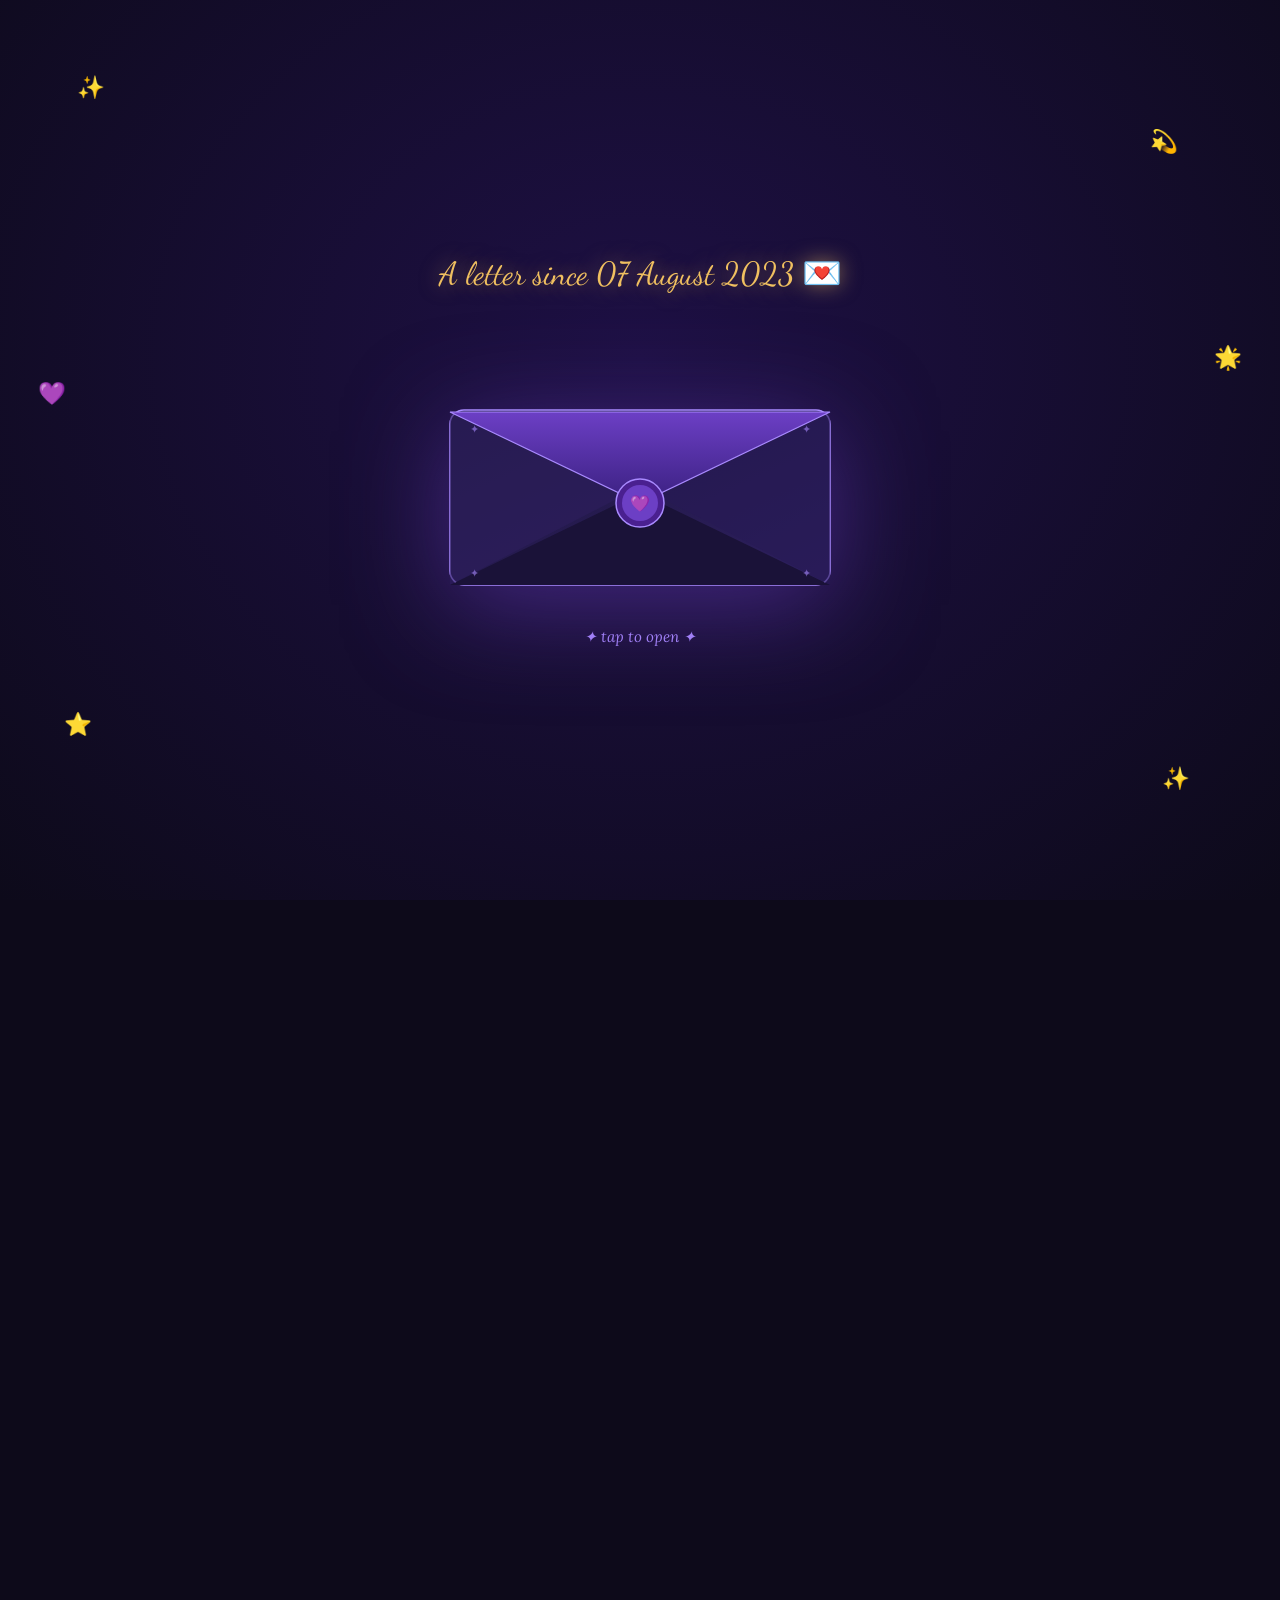
<file: index.html>
<!DOCTYPE html>
<html lang="en">
<head>
  <meta charset="UTF-8"/>
  <meta name="viewport" content="width=device-width, initial-scale=1.0"/>
  <title>For Nitisha 💫</title>
  <link href="https://fonts.googleapis.com/css2?family=Playfair+Display:ital,wght@0,400;0,700;0,900;1,400;1,700&family=Lora:ital,wght@0,400;0,500;1,400&family=Dancing+Script:wght@600;700&display=swap" rel="stylesheet"/>
  <link rel="stylesheet" href="style.css"/>
</head>
<body>

<!-- STAR CANVAS -->
<canvas id="starfield"></canvas>

<!-- SHOOTING STARS -->
<div class="shoot" style="top:10%;left:5%;animation-duration:6s;animation-delay:1s;"></div>
<div class="shoot" style="top:25%;left:20%;animation-duration:8s;animation-delay:4s;"></div>
<div class="shoot" style="top:5%;left:50%;animation-duration:7s;animation-delay:7s;"></div>

<!-- ══ ENVELOPE OVERLAY ══ -->
<div id="env-overlay">
  <span class="sp" style="top:8%;left:6%;animation-delay:0s">✨</span>
  <span class="sp" style="top:14%;right:8%;animation-delay:0.7s">💫</span>
  <span class="sp" style="bottom:18%;left:5%;animation-delay:1.2s">⭐</span>
  <span class="sp" style="bottom:12%;right:7%;animation-delay:0.4s">✨</span>
  <span class="sp" style="top:42%;left:3%;animation-delay:1.8s">💜</span>
  <span class="sp" style="top:38%;right:3%;animation-delay:1s">🌟</span>

  <p class="env-title">A letter since 07 August 2023 💌</p>

  <div class="env-wrap" id="envWrap" onclick="openEnvelope()">
    <div class="env-peek" id="envPeek">
      <div class="pk-to">For,</div>
      <div class="pk-name">Nitisha 💫</div>
      <div class="pk-h">✨ 💜 ✨</div>
    </div>

    <svg class="env-svg" viewBox="0 0 400 270" xmlns="http://www.w3.org/2000/svg">
      <defs>
        <linearGradient id="eBody" x1="0%" y1="0%" x2="100%" y2="100%">
          <stop offset="0%" style="stop-color:#1e1640"/>
          <stop offset="100%" style="stop-color:#2d1f5e"/>
        </linearGradient>
        <linearGradient id="eFlap" x1="0%" y1="0%" x2="0%" y2="100%">
          <stop offset="0%" style="stop-color:#6c3fc5"/>
          <stop offset="100%" style="stop-color:#3a2080"/>
        </linearGradient>
      </defs>
      <!-- body -->
      <rect x="10" y="85" width="380" height="175" rx="14" fill="url(#eBody)" stroke="#a98aff" stroke-width="1.5"/>
      <!-- side triangles -->
      <polygon points="10,260 200,162 10,85" fill="#2d1f5e" opacity="0.6"/>
      <polygon points="390,260 200,162 390,85" fill="#271a55" opacity="0.6"/>
      <!-- bottom V -->
      <polygon points="10,260 200,168 390,260" fill="#1a1238"/>
      <!-- flap -->
      <polygon class="env-flap" points="10,87 200,178 390,87" fill="url(#eFlap)" stroke="#a98aff" stroke-width="1.2"/>
      <!-- wax seal -->
      <circle cx="200" cy="178" r="24" fill="#4a2090" stroke="#a98aff" stroke-width="1.5"/>
      <circle cx="200" cy="178" r="18" fill="#6c3fc5"/>
      <text x="200" y="184" text-anchor="middle" fill="#ffe9a0" font-size="16" font-family="serif">💜</text>
      <!-- corner stars -->
      <text x="30"  y="108" fill="#a98aff" font-size="11" opacity="0.6">✦</text>
      <text x="362" y="108" fill="#a98aff" font-size="11" opacity="0.6">✦</text>
      <text x="30"  y="252" fill="#a98aff" font-size="11" opacity="0.6">✦</text>
      <text x="362" y="252" fill="#a98aff" font-size="11" opacity="0.6">✦</text>
    </svg>
  </div>

  <p class="tap-hint" id="tapHint">✦ tap to open ✦</p>
</div>

<!-- ══ MAIN CONTENT ══ -->
<div id="main">

  <!-- HERO -->
  <section class="hero">
    <div class="hero-badge">✦ met 07 aug 2023 · telegram → snapchat → instagram ✦</div>
    <h1 class="hero-title">
      My Universe,<br/>
      <span class="gold">Nitisha</span>
    </h1>
    <p class="hero-sub">telegram · snapchat · instagram · forever</p>

    <div class="frame-wrap">
      <div class="photo-ring">
        <img src="img.jpg" alt="Nitisha"/>
      </div>
      <span class="fdeco tl">💫</span>
      <span class="fdeco tr">✨</span>
      <span class="fdeco bl">💜</span>
      <span class="fdeco br">⭐</span>
    </div>
  </section>

  <!-- JOURNEY TIMELINE -->
  <section class="journey">
    <div class="journey-label">✦ How we found each other ✦</div>
    <div class="timeline">

      <div class="t-step">
        <div class="t-card">
          <span class="app-icon">✈️</span>
          <h3>Telegram — 07 Aug 2023</h3>
          <p>Where it all began — August 7th, 2023. A stranger's username, a first message, and something about it just felt different. Two people, one chat, and the universe quietly smiling.</p>
        </div>
        <div class="t-dot">1</div>
        <div style="flex:1"></div>
      </div>

      <div class="arrow-down">↓</div>

      <div class="t-step">
        <div style="flex:1"></div>
        <div class="t-dot">2</div>
        <div class="t-card">
          <span class="app-icon">👻</span>
          <h3>We Moved to Snapchat</h3>
          <p>The streaks, the snaps, the little moments — we carried the friendship forward. Every notification was a reminder that this connection was growing into something real.</p>
        </div>
      </div>

      <div class="arrow-down">↓</div>

      <div class="t-step">
        <div class="t-card">
          <span class="app-icon">📸</span>
          <h3>Then Came Instagram</h3>
          <p>And finally, Instagram — where the world could see us. The friendship found its forever address, one app at a time.</p>
        </div>
        <div class="t-dot">3</div>
        <div style="flex:1"></div>
      </div>

      <div class="arrow-down">↓</div>

      <div class="t-step">
        <div style="flex:1"></div>
        <div class="t-dot">♾</div>
        <div class="t-card">
          <span class="app-icon">💜</span>
          <h3>Now — Beyond Every App</h3>
          <p>No platform needed. You're not just a contact. You're my person — and that lives somewhere no app can hold, somewhere only the heart knows.</p>
        </div>
      </div>

    </div>
  </section>

  <!-- LETTER -->
  <section class="letter-section">
    <div class="letter-card">
      <div class="letter-ornament">"</div>
      <span class="letter-tag">~ a letter written across three apps and one heart ~</span>
      <h2 class="letter-heading">To the girl who found me<br/><span>in all the right places</span></h2>
      <div class="letter-body">
        <p>
          It started on <span class="hl">Telegram, August 7th, 2023</span> — the most unlikely place, the most ordinary moment, and somehow the most extraordinary beginning. You were a stranger on the other side of a screen and I remember thinking, there's something about this person. Something warm, something real, something that made me want to keep talking. And so we did. Long messages, random thoughts, 2am conversations about nothing and everything all at once. Telegram was just the door, but you were the reason I walked through it.
        </p>
        <p>
          Then we found our way to <span class="hl">Snapchat</span> — and the friendship grew its own heartbeat. Streaks became rituals. Snaps became little love letters. The silly ones, the random ones, the "look at this and think of you" ones. You showed up every single day without ever making it feel like an obligation. That's when I knew — this wasn't just a fun internet friendship. This was the real thing. You were the real thing.
        </p>
        <p>
          And then came <span class="hl">Instagram</span> — and I think the universe exhaled. Like it had been holding its breath waiting for us to arrive here, waiting for the official chapter to begin. On Instagram we could see each other's worlds more fully — the photos, the reels, the aesthetic little corners of our lives. But more than the feed and the stories, what I remember most is how easy it was to love who you are. Publicly. Loudly. Without any hesitation.
        </p>
        <p>
          Because here's what I've learned across every app, every message, every voice note — <span class="hl">Nitisha, you are one of those rare people</span> who makes the world around them softer just by being in it. You carry so much warmth in the simplest things — a reply at the right moment, a laugh that happens miles away but still fills a room, a way of caring that asks nothing in return. I've never once had to explain myself fully to you. You just get it. You just get me.
        </p>
        <p>
          From Telegram to Snapchat to Instagram — from a stranger to a best friend to someone I genuinely cannot imagine this life without. You have been one of the most beautiful surprises this universe has given me, and I say that with my whole heart. The apps change. The platforms update. But the way I feel about you? That doesn't need WiFi. That doesn't need a notification. That just is — constant, steady, and completely full of love.
        </p>
        <p>
          I love you so much, Nitisha. More than words on any screen can hold. More than any caption can carry. You are my favourite conversation, my favourite kind of chaos, and my most favourite person. Today, tomorrow, every version of forever. 💜
        </p>
      </div>
      <div class="letter-sign">— yours, always and completely 💫</div>
    </div>
  </section>

  <!-- LOVE FINALE -->
  <section class="finale">
    <div class="finale-text">I love you so<br/>much, Nitisha</div>
    <div class="finale-sub">✦ no app needed for that ✦</div>
    <div class="hearts-burst">💜</div>
  </section>

  <!-- MEMORY CARDS -->
  <section class="memory">
    <h2>Things I'll always remember about you ✦</h2>
    <div class="cards-row">
      <div class="mcard"><div class="ico">✈️</div><h3>07 Aug 2023</h3><p>The Telegram message that started it all. The most important "hello" ever sent.</p></div>
      <div class="mcard"><div class="ico">👻</div><h3>Snapchat Days</h3><p>The streaks, the snaps, the small things that quietly became everything.</p></div>
      <div class="mcard"><div class="ico">📸</div><h3>Instagram Chapter</h3><p>The feed, the reels, the stories — where the world finally got to see us.</p></div>
      <div class="mcard"><div class="ico">💬</div><h3>3am Talks</h3><p>The ones that started about nothing and ended with the whole world solved.</p></div>
      <div class="mcard"><div class="ico">💜</div><h3>Your Heart</h3><p>Warm, giving, no-filter genuine. The rarest kind in a world full of pretending.</p></div>
    </div>
  </section>

  <!-- FOOTER -->
  <footer>
    <div class="hearts-burst" style="font-size:2.8rem">💜</div>
    <p>Nitisha — you are loved beyond every app, every mile, every moment</p>
    <small>made with all the stars in the sky, just for you ✨</small>
  </footer>

</div><!-- end #main -->

<script src="script.js"></script>
</body>
</html>
</file>
<file: style.css>
:root {
  --ink:    #0d0a1a;
  --deep:   #110d2a;
  --mid:    #1e1640;
  --violet: #6c3fc5;
  --lavender:#a98aff;
  --gold:   #f0c060;
  --gold2:  #ffd98a;
  --cream:  #fef9ee;
  --star:   #ffe9a0;
  --glow:   rgba(169,138,255,0.18);
}

*{margin:0;padding:0;box-sizing:border-box;}

body{
  background:var(--ink);
  font-family:'Lora',serif;
  color:var(--cream);
  overflow-x:hidden;
}

/* ── STARS CANVAS ── */
#starfield{
  position:fixed;top:0;left:0;width:100%;height:100%;
  pointer-events:none;z-index:0;
}

/* ── SHOOTING STARS ── */
.shoot{
  position:fixed;
  top:0;left:0;
  width:2px;height:2px;
  background:white;
  border-radius:50%;
  pointer-events:none;
  z-index:1;
  opacity:0;
  animation:shoot linear infinite;
}
@keyframes shoot{
  0%  {opacity:0;transform:translate(0,0) rotate(45deg) scaleX(1);}
  5%  {opacity:1;}
  50% {opacity:0.6;transform:translate(40vw,40vh) rotate(45deg) scaleX(80);}
  100%{opacity:0;transform:translate(60vw,60vh) rotate(45deg) scaleX(0);}
}

/* ── ENVELOPE OVERLAY ── */
#env-overlay{
  position:fixed;inset:0;z-index:9999;
  background:radial-gradient(ellipse at 50% 40%, #1e1045 0%, #0d0a1a 100%);
  display:flex;flex-direction:column;align-items:center;justify-content:center;
  transition:opacity 1s ease,visibility 1s ease;
}
#env-overlay.hide{opacity:0;visibility:hidden;pointer-events:none;}

.env-title{
  font-family:'Dancing Script',cursive;
  font-size:clamp(1.3rem,4vw,2rem);
  color:var(--gold);
  margin-bottom:32px;
  text-align:center;
  animation:fadeUp 0.9s ease both;
  text-shadow:0 0 20px rgba(240,192,96,0.5);
}

.env-wrap{
  position:relative;
  width:clamp(260px,60vw,400px);
  cursor:pointer;
  animation:envBob 2.8s ease-in-out infinite;
}
@keyframes envBob{
  0%,100%{transform:translateY(0) rotate(-1deg);}
  50%    {transform:translateY(-14px) rotate(1deg);}
}
.env-wrap.opening{animation:none;}

.env-svg{width:100%;filter:drop-shadow(0 20px 50px rgba(108,63,197,0.5));}

.env-flap{
  transform-origin:50% 0%;
  transform-box:fill-box;
  transition:transform 1s cubic-bezier(0.4,0,0.2,1);
}
.opening .env-flap{transform:rotateX(180deg);}

.env-peek{
  position:absolute;
  left:50%;bottom:50%;
  transform:translateX(-50%) translateY(0);
  width:72%;
  background:linear-gradient(135deg,#1e1640,#2d1f5e);
  border-radius:8px 8px 2px 2px;
  border-top:2px solid var(--gold);
  padding:14px 16px 10px;
  text-align:center;
  opacity:0;
  pointer-events:none;
  transition:transform 1s cubic-bezier(0.34,1.56,0.64,1) 0.65s,
             opacity 0.5s ease 0.65s;
  box-shadow:0 -6px 24px rgba(108,63,197,0.3);
}
.opening .env-peek{
  transform:translateX(-50%) translateY(-120px);
  opacity:1;
}
.env-peek .pk-to{font-family:'Lora',serif;font-size:0.8rem;color:var(--lavender);font-style:italic;}
.env-peek .pk-name{font-family:'Playfair Display',serif;font-size:1.5rem;color:var(--gold);font-style:italic;}
.env-peek .pk-h{font-size:1rem;margin-top:4px;}

.tap-hint{
  margin-top:28px;
  font-family:'Lora',serif;
  font-size:0.95rem;
  color:var(--lavender);
  font-style:italic;
  animation:pulse 2s ease-in-out infinite;
}
@keyframes pulse{0%,100%{opacity:0.4;}50%{opacity:1;}}

/* ── SPARKLES around envelope ── */
.sp{position:absolute;font-size:1.4rem;animation:spFloat 3.5s ease-in-out infinite;pointer-events:none;}
@keyframes spFloat{0%,100%{transform:translateY(0) scale(1);}50%{transform:translateY(-14px) scale(1.2);}}

/* ── MAIN CONTENT ── */
#main{opacity:0;transition:opacity 1s ease;}
#main.visible{opacity:1;}

/* ── HERO ── */
.hero{
  position:relative;z-index:1;
  min-height:100vh;
  display:flex;flex-direction:column;
  align-items:center;justify-content:center;
  text-align:center;
  padding:80px 20px 50px;
}
.hero-badge{
  font-family:'Dancing Script',cursive;
  font-size:1rem;
  color:var(--gold);
  background:rgba(255,255,255,0.05);
  border:1px solid rgba(240,192,96,0.35);
  padding:6px 24px;
  border-radius:50px;
  margin-bottom:28px;
  backdrop-filter:blur(6px);
  animation:fadeUp 1s ease both;
  letter-spacing:0.1em;
}
.hero-title{
  font-family:'Playfair Display',serif;
  font-size:clamp(3.2rem,10vw,7rem);
  line-height:1.0;
  font-weight:900;
  animation:fadeUp 1s 0.2s ease both;
}
.hero-title .gold{
  color:var(--gold);
  font-style:italic;
  display:block;
  text-shadow:0 0 30px rgba(240,192,96,0.4);
}
.hero-sub{
  margin-top:14px;
  font-size:1rem;
  color:var(--lavender);
  letter-spacing:0.18em;
  font-style:italic;
  animation:fadeUp 1s 0.35s ease both;
}

/* ── PHOTO FRAME ── */
.frame-wrap{
  position:relative;
  margin:50px auto 0;
  width:clamp(200px,55vw,320px);
  animation:fadeUp 1.2s 0.5s ease both;
}
.photo-ring{
  width:100%;
  aspect-ratio:3/4;
  border-radius:44% 56% 50% 50% / 40% 40% 60% 60%;
  overflow:hidden;
  border:4px solid transparent;
  background:linear-gradient(var(--deep),var(--deep)) padding-box,
             linear-gradient(135deg,var(--gold),var(--violet),var(--gold)) border-box;
  box-shadow:0 0 40px rgba(108,63,197,0.4),0 0 80px rgba(240,192,96,0.15);
}
.photo-ring img{width:100%;height:100%;object-fit:cover;object-position:top center;display:block;}
.fdeco{position:absolute;font-size:2rem;animation:float 3s ease-in-out infinite;}
.fdeco.tl{top:-16px;left:-16px;}
.fdeco.tr{top:-16px;right:-16px;animation-delay:0.5s;}
.fdeco.bl{bottom:-16px;left:-16px;animation-delay:1s;}
.fdeco.br{bottom:-16px;right:-16px;animation-delay:1.5s;}
@keyframes float{0%,100%{transform:translateY(0);}50%{transform:translateY(-10px);}}

/* ── JOURNEY TIMELINE ── */
.journey{
  position:relative;z-index:1;
  max-width:700px;margin:80px auto 0;
  padding:0 24px;
  text-align:center;
}
.journey-label{
  font-family:'Dancing Script',cursive;
  font-size:1.5rem;
  color:var(--gold);
  margin-bottom:48px;
  text-shadow:0 0 16px rgba(240,192,96,0.4);
}
.timeline{
  position:relative;
  display:flex;flex-direction:column;gap:0;
}
.timeline::before{
  content:'';
  position:absolute;
  left:50%;top:0;bottom:0;
  width:2px;
  background:linear-gradient(to bottom,var(--violet),var(--gold),var(--violet));
  transform:translateX(-50%);
  opacity:0.4;
}
.t-step{
  display:flex;align-items:center;
  gap:24px;
  padding:28px 0;
  position:relative;
}
.t-step:nth-child(odd){flex-direction:row;}
.t-step:nth-child(even){flex-direction:row-reverse;}

.t-card{
  flex:1;
  background:rgba(255,255,255,0.04);
  border:1px solid rgba(169,138,255,0.2);
  border-radius:16px;
  padding:22px 24px;
  text-align:left;
  backdrop-filter:blur(6px);
  transition:transform 0.3s ease,box-shadow 0.3s ease;
}
.t-step:nth-child(even) .t-card{text-align:right;}
.t-card:hover{transform:translateY(-4px);box-shadow:0 12px 40px rgba(108,63,197,0.25);}
.t-card .app-icon{font-size:2.2rem;margin-bottom:8px;display:block;}
.t-card h3{
  font-family:'Playfair Display',serif;
  font-size:1.1rem;
  color:var(--gold);
  margin-bottom:6px;
}
.t-card p{font-size:0.88rem;color:rgba(254,249,238,0.7);line-height:1.7;}

.t-dot{
  width:40px;height:40px;flex-shrink:0;
  border-radius:50%;
  background:linear-gradient(135deg,var(--violet),var(--gold));
  display:flex;align-items:center;justify-content:center;
  font-size:1.1rem;
  box-shadow:0 0 20px rgba(108,63,197,0.5);
  z-index:1;
}

.arrow-down{
  text-align:center;
  font-size:1.6rem;
  color:var(--lavender);
  opacity:0.5;
  padding:0;
  line-height:1;
}

/* ── LETTER SECTION ── */
.letter-section{
  position:relative;z-index:1;
  max-width:840px;margin:80px auto;
  padding:0 24px;
}
.letter-card{
  background:linear-gradient(135deg,rgba(30,22,64,0.95),rgba(17,13,42,0.98));
  border:1px solid rgba(240,192,96,0.25);
  border-radius:24px;
  padding:clamp(32px,6vw,64px) clamp(28px,6vw,68px);
  box-shadow:0 0 60px rgba(108,63,197,0.2),0 40px 80px rgba(0,0,0,0.4);
  position:relative;overflow:hidden;
}
.letter-card::before{
  content:'';
  position:absolute;top:0;left:0;right:0;height:3px;
  background:linear-gradient(90deg,transparent,var(--gold),transparent);
}
.letter-card::after{
  content:'';
  position:absolute;bottom:-40px;right:-40px;
  width:280px;height:280px;
  background:radial-gradient(circle,rgba(108,63,197,0.12) 0%,transparent 70%);
  pointer-events:none;
}
.letter-ornament{
  font-family:'Playfair Display',serif;
  font-size:9rem;
  color:rgba(169,138,255,0.08);
  position:absolute;top:-20px;left:10px;
  line-height:1;pointer-events:none;
  font-style:italic;
}
.letter-tag{
  font-family:'Dancing Script',cursive;
  font-size:1rem;color:var(--lavender);
  margin-bottom:18px;display:block;letter-spacing:0.05em;
}
.letter-heading{
  font-family:'Playfair Display',serif;
  font-size:clamp(1.7rem,4vw,2.8rem);
  margin-bottom:30px;line-height:1.2;
  font-style:italic;
  color:var(--cream);
}
.letter-heading span{color:var(--gold);}
.letter-body{
  font-size:clamp(1rem,1.8vw,1.15rem);
  line-height:2.1;
  color:rgba(254,249,238,0.85);
  font-weight:400;
  position:relative;z-index:1;
}
.letter-body p+p{margin-top:22px;}
.hl{color:var(--gold2);font-style:italic;}
.letter-sign{
  margin-top:40px;
  text-align:right;
  font-family:'Dancing Script',cursive;
  font-size:1.8rem;
  color:var(--gold);
  text-shadow:0 0 16px rgba(240,192,96,0.3);
}

/* ── LOVE FINALE ── */
.finale{
  position:relative;z-index:1;
  text-align:center;
  padding:60px 20px 40px;
}
.finale-text{
  font-family:'Playfair Display',serif;
  font-size:clamp(2rem,6vw,4.5rem);
  font-style:italic;
  font-weight:900;
  background:linear-gradient(135deg,var(--gold),var(--lavender),var(--gold));
  -webkit-background-clip:text;
  -webkit-text-fill-color:transparent;
  background-clip:text;
  line-height:1.2;
  margin-bottom:24px;
  animation:shimmer 3s linear infinite;
  background-size:200% auto;
}
@keyframes shimmer{
  0%{background-position:0% center;}
  100%{background-position:200% center;}
}
.finale-sub{
  font-family:'Dancing Script',cursive;
  font-size:1.4rem;
  color:var(--lavender);
  opacity:0.9;
  margin-bottom:40px;
}
.hearts-burst{font-size:2.8rem;animation:heartbeat 1.3s ease-in-out infinite;display:inline-block;}
@keyframes heartbeat{0%,100%{transform:scale(1);}50%{transform:scale(1.3);}}

/* ── MEMORY CARDS ── */
.memory{
  position:relative;z-index:1;
  text-align:center;
  padding:40px 20px 80px;
  max-width:960px;margin:0 auto;
}
.memory h2{
  font-family:'Playfair Display',serif;
  font-size:clamp(1.5rem,4vw,2.3rem);
  font-style:italic;
  color:var(--gold);
  margin-bottom:40px;
  text-shadow:0 0 20px rgba(240,192,96,0.3);
}
.cards-row{display:flex;flex-wrap:wrap;justify-content:center;gap:18px;}
.mcard{
  background:rgba(255,255,255,0.03);
  border:1px solid rgba(169,138,255,0.2);
  border-radius:18px;
  padding:26px 22px;
  width:200px;
  transition:transform 0.3s,box-shadow 0.3s,border-color 0.3s;
}
.mcard:hover{
  transform:translateY(-6px) rotate(-1.5deg);
  box-shadow:0 14px 40px rgba(108,63,197,0.3);
  border-color:var(--gold);
}
.mcard .ico{font-size:2.2rem;margin-bottom:10px;}
.mcard h3{font-family:'Playfair Display',serif;font-size:1rem;color:var(--gold);margin-bottom:7px;}
.mcard p{font-size:0.82rem;color:rgba(254,249,238,0.6);line-height:1.6;}

/* ── FOOTER ── */
footer{
  position:relative;z-index:1;
  text-align:center;
  padding:30px 20px 60px;
  border-top:1px solid rgba(169,138,255,0.1);
}
footer p{
  font-family:'Dancing Script',cursive;
  font-size:1.1rem;
  color:var(--lavender);
}
footer small{
  display:block;margin-top:6px;
  font-size:0.8rem;color:rgba(169,138,255,0.4);
  font-style:italic;
}

@keyframes fadeUp{
  from{opacity:0;transform:translateY(28px);}
  to{opacity:1;transform:translateY(0);}
}
@media(max-width:560px){
  .timeline::before{left:20px;}
  .t-step,.t-step:nth-child(even){flex-direction:row;}
  .t-step:nth-child(even) .t-card{text-align:left;}
  .mcard{width:85%;}
}
</file>
